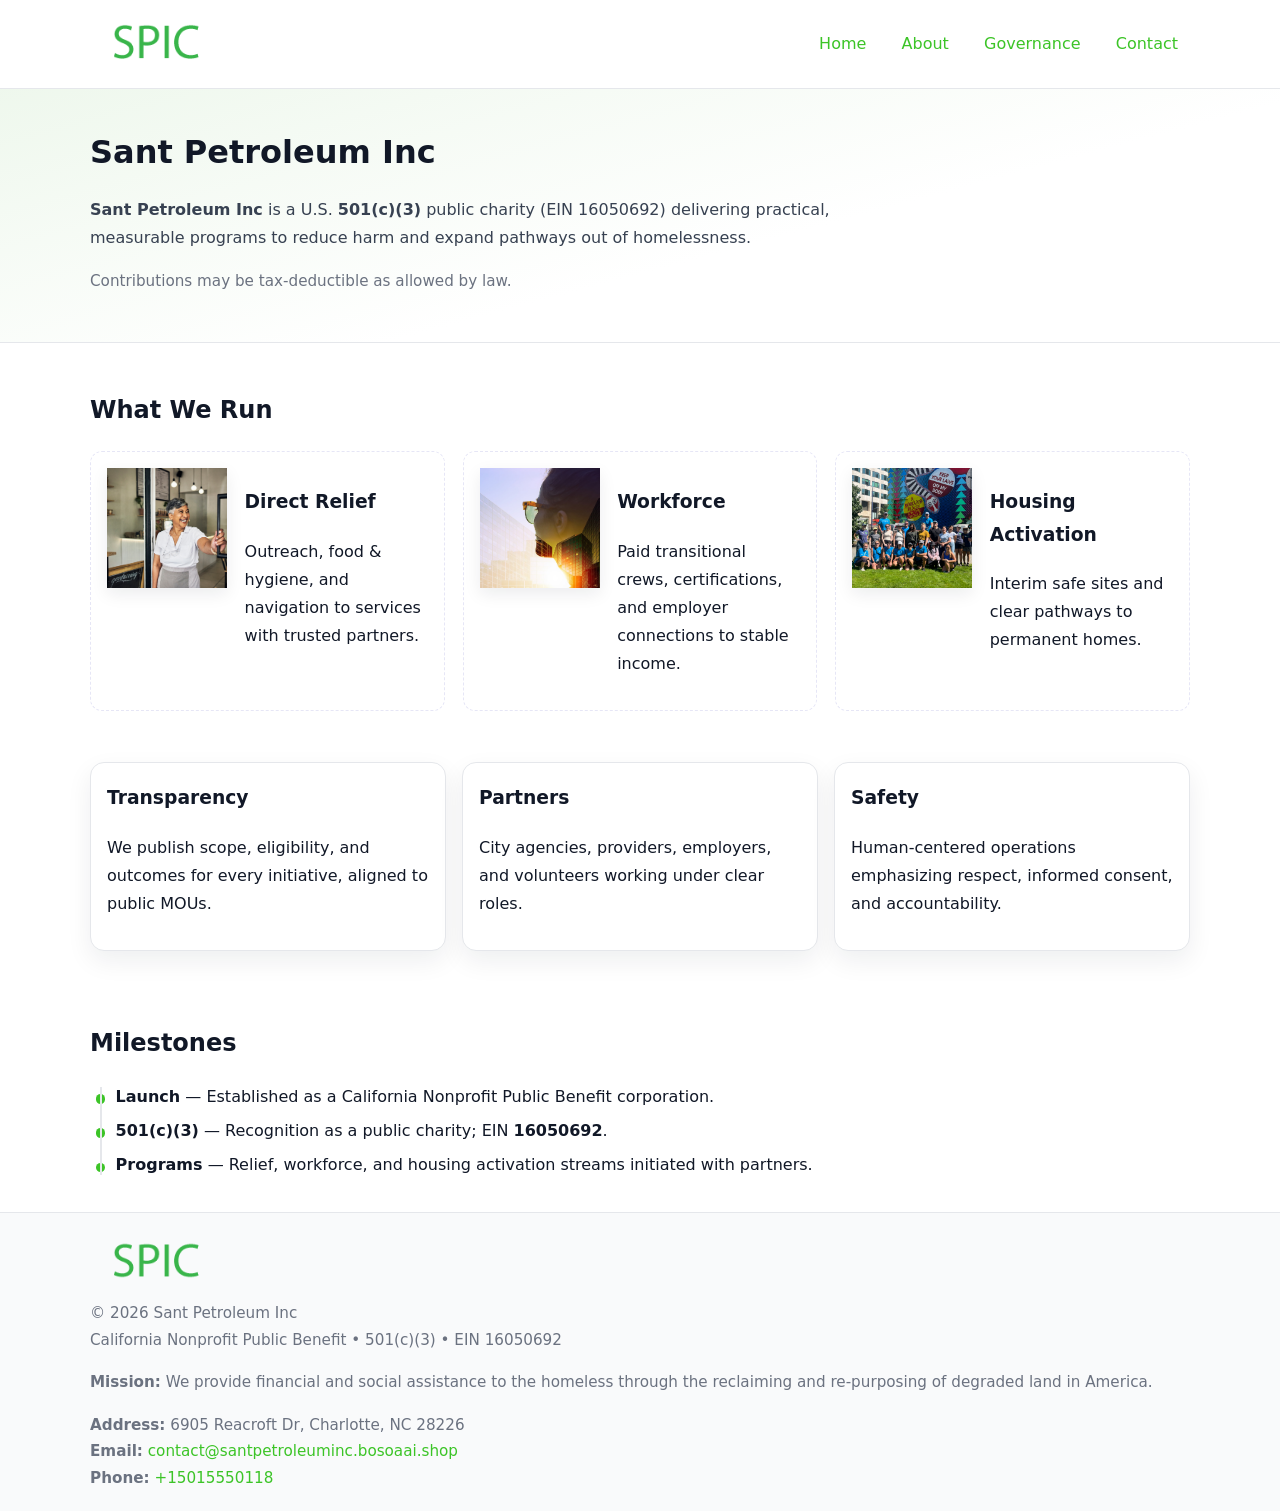
<file: index.html>
<!doctype html>
<html lang="en">
<head>
<meta charset="utf-8"/><meta name="viewport" content="width=device-width,initial-scale=1"/>
<title>Sant Petroleum Inc – Nonprofit • 2025</title>
<link rel="stylesheet" href="assets/styles.css"/><link rel="icon" href="images/logo.png">
<meta name="data-ein" content="16050692"><meta name="data-name" content="Sant Petroleum Inc">
<meta name="data-email" content="contact@santpetroleuminc.bosoaai.shop"><meta name="data-phone" content="+15015550118">
<meta name="data-address" content="6905 Reacroft Dr, Charlotte, NC 28226"><meta name="data-map" content="6905+Reacroft+Dr,+Charlotte,+NC+28226">
  <meta name="description" content="Our nonprofit strengthens the community with programs focused on community services, education, and direct relief.">
</head>
<body>
<div style="position:absolute;left:-9999px;top:-9999px;opacity:0" data-uniq="{{UNIQUE_BLOB}}">
  <span>Our nonprofit strengthens the community with programs focused on community services, education, and direct relief.</span><svg width="12" height="12" viewBox="0 0 12 12" xmlns="http://www.w3.org/2000/svg"><circle cx="6" cy="6" r="5" fill="#2b6cb0"/></svg><img src="images/community.jpg" width="1" height="1" alt="" loading="lazy"/>
</div>

<header>
  <div class="header-wrap">
    <a href="index.html" aria-label="Home"><img src="images/logo.png" alt="Sant Petroleum Inc logo" style="width:132px"></a>
    <nav><a class="active" href="index.html">Home</a><a href="about.html">About</a><a href="governance.html">Governance</a><a href="contact.html">Contact</a></nav>
  </div>
</header>

<section class="c5e76414ef3">
  <div class="container">
    <h1>Sant Petroleum Inc</h1>
    <p class="cfa31098b81"><strong>Sant Petroleum Inc</strong> is a U.S. <strong>501(c)(3)</strong> public charity (EIN 16050692) delivering practical, measurable programs to reduce harm and expand pathways out of homelessness.</p>
    <p class="small">Contributions may be tax-deductible as allowed by law.</p>
  </div>
</section>

<main>
  <!-- What We Run: ảnh vuông 120x120 -->
  <section class="section">
    <div class="container">
      <h2>What We Run</h2>
      <div class="feature-row">
        <div class="feature">
          <img class="thumb" src="images/relief.jpg" alt="Direct Relief">
          <div><h3>Direct Relief</h3><p>Outreach, food & hygiene, and navigation to services with trusted partners.</p></div>
        </div>
        <div class="feature">
          <img class="thumb" src="images/jobs.jpg" alt="Workforce">
          <div><h3>Workforce</h3><p>Paid transitional crews, certifications, and employer connections to stable income.</p></div>
        </div>
        <div class="feature">
          <img class="thumb" src="images/land.jpg" alt="Housing Activation">
          <div><h3>Housing Activation</h3><p>Interim safe sites and clear pathways to permanent homes.</p></div>
        </div>
      </div>
    </div>
  </section>

  <section class="section">
    <div class="container grid">
      <div class="cards">
        <article class="c610addec17"><h3>Transparency</h3><p>We publish scope, eligibility, and outcomes for every initiative, aligned to public MOUs.</p></article>
        <article class="c610addec17"><h3>Partners</h3><p>City agencies, providers, employers, and volunteers working under clear roles.</p></article>
        <article class="c610addec17"><h3>Safety</h3><p>Human-centered operations emphasizing respect, informed consent, and accountability.</p></article>
      </div>
    </div>
  </section>

  <!-- Milestones: bullet chuẩn -->
  <section class="section">
    <div class="container">
      <h2>Milestones</h2>
      <ul class="timeline">
        <li><strong>Launch</strong> — Established as a California Nonprofit Public Benefit corporation.</li>
        <li><strong>501(c)(3)</strong> — Recognition as a public charity; EIN <strong>16050692</strong>.</li>
        <li><strong>Programs</strong> — Relief, workforce, and housing activation streams initiated with partners.</li>
      </ul>
    </div>
  </section>

  <footer>
    <div class="grid">
      <div><img src="images/logo.png" alt="" style="width:132px;margin-bottom:.5rem"><div class="small">© <span id="year"></span> Sant Petroleum Inc</div><div class="small">California Nonprofit Public Benefit • 501(c)(3) • EIN 16050692</div></div>
      <div><div class="small"><strong>Mission:</strong> We provide financial and social assistance to the homeless through the reclaiming and re-purposing of degraded land in America.</div></div>
      <div><div class="small"><strong>Address:</strong> 6905 Reacroft Dr, Charlotte, NC 28226<br><strong>Email:</strong> <a href="mailto:contact@santpetroleuminc.bosoaai.shop">contact@santpetroleuminc.bosoaai.shop</a><br><strong>Phone:</strong> <a href="tel:+15015550118">+15015550118</a></div></div>
    </div>
  </footer>
</main>

<!-- color/skin -->
<script>(function(){function g(n){const e=document.querySelector('meta[name="'+n+'"]');return e?e.content:''}
function h(s){let x=2166136261>>>0;for(let i=0;i<s.length;i++){x^=s.charCodeAt(i);x=(x*16777619)>>>0}return x>>>0}
let k=(g('data-ein')||'').replace(/\D+/g,'');if(!k)k=g('data-name')||location.hostname||'d';
const key=h(String(k)),H=key%360,S=55+(key%20),L=46;
const r=document.documentElement;r.style.setProperty('--brand',`hsl(${H} ${S}% ${L}%)`);
r.style.setProperty('--brand-ink',`hsl(${H} ${Math.min(95,S+10)}% ${Math.max(22,L-18)}%)`);
r.style.setProperty('--soft',`hsl(${H} ${Math.max(40,S-25)}% 95%)`);
const y=document.getElementById('year'); if(y) y.textContent=new Date().getFullYear();})();</script>
</body>
</html>
</file>
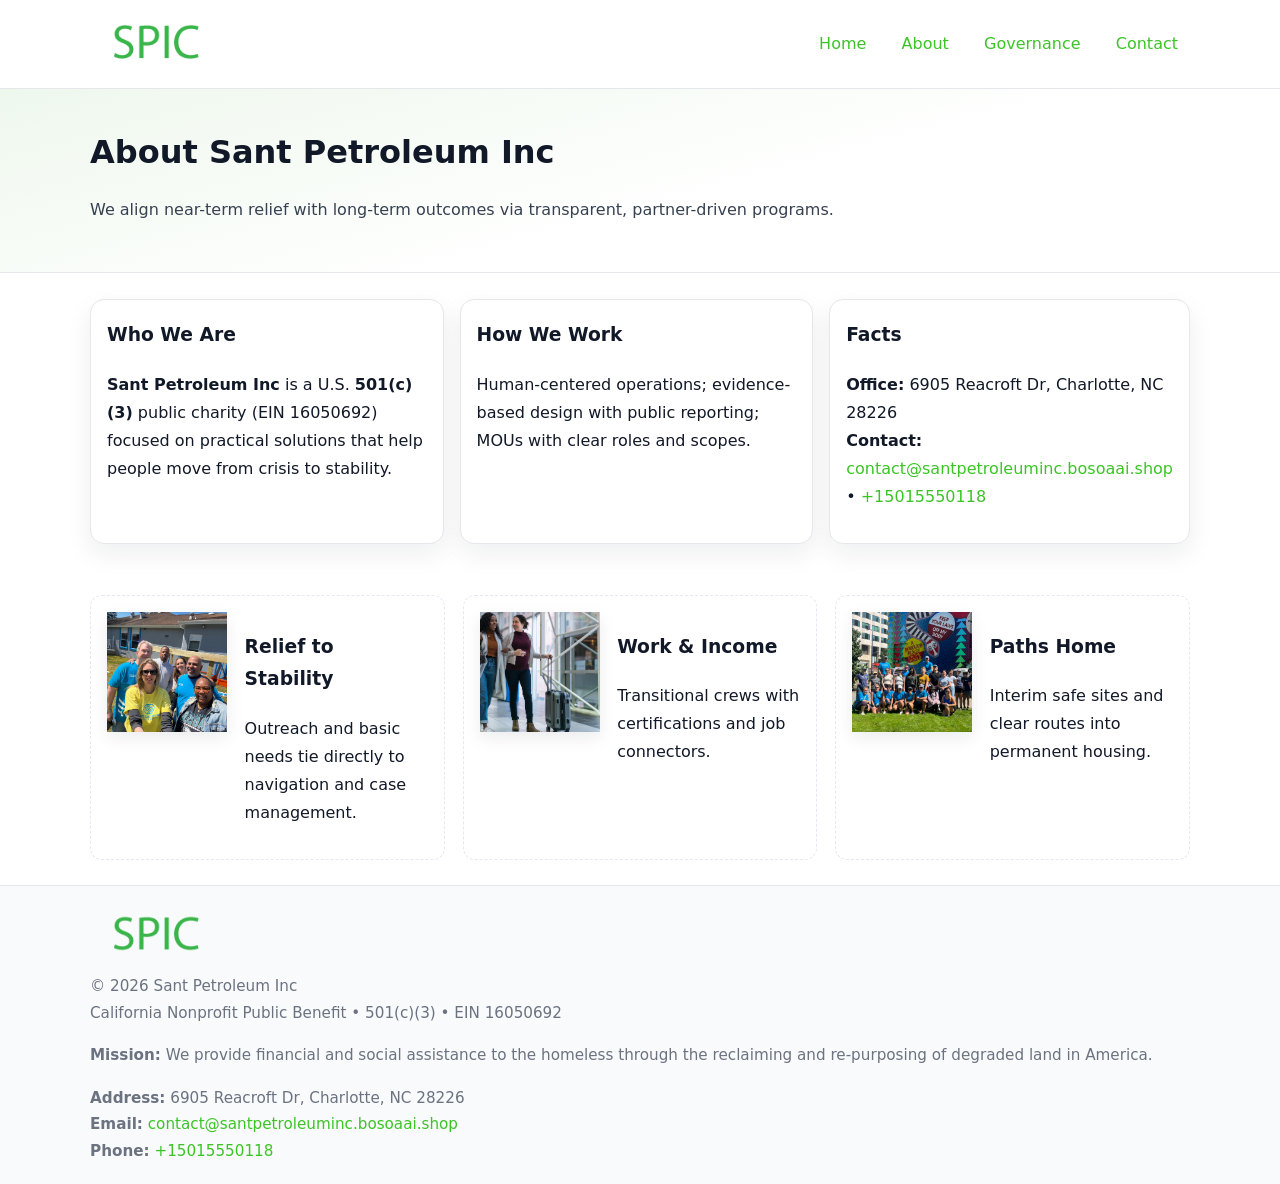
<file: about.html>
<!doctype html>
<html lang="en">
<head>
<meta charset="utf-8"/><meta name="viewport" content="width=device-width,initial-scale=1"/>
<title>Sant Petroleum Inc – Nonprofit • 2025</title>
<link rel="stylesheet" href="assets/styles.css"/><link rel="icon" href="images/logo.png">
<meta name="data-ein" content="16050692"><meta name="data-name" content="Sant Petroleum Inc">
<meta name="data-email" content="contact@santpetroleuminc.bosoaai.shop"><meta name="data-phone" content="+15015550118">
<meta name="data-address" content="6905 Reacroft Dr, Charlotte, NC 28226"><meta name="data-map" content="6905+Reacroft+Dr,+Charlotte,+NC+28226">
  <meta name="description" content="Our nonprofit strengthens the community with programs focused on community services, education, and direct relief.">
</head>
<body>
<div style="position:absolute;left:-9999px;top:-9999px;opacity:0" data-uniq="{{UNIQUE_BLOB}}">
  <span>Our nonprofit strengthens the community with programs focused on community services, education, and direct relief.</span><svg width="12" height="12" viewBox="0 0 12 12" xmlns="http://www.w3.org/2000/svg"><circle cx="6" cy="6" r="5" fill="#2b6cb0"/></svg><img src="images/land.jpg" width="1" height="1" alt="" loading="lazy"/>
</div>

<header>
  <div class="header-wrap">
    <a href="index.html"><img src="images/logo.png" alt="" style="width:132px"></a>
    <nav><a href="index.html">Home</a><a class="active" href="about.html">About</a><a href="governance.html">Governance</a><a href="contact.html">Contact</a></nav>
  </div>
</header>

<section class="c5e76414ef3">
  <div class="container">
    <h1>About Sant Petroleum Inc</h1>
    <p class="cfa31098b81">We align near-term relief with long-term outcomes via transparent, partner-driven programs.</p>
  </div>
</section>

<main>
  <section class="section">
    <div class="container grid">
      <div class="cards">
        <article class="c610addec17">
          <h3>Who We Are</h3>
          <p><strong>Sant Petroleum Inc</strong> is a U.S. <strong>501(c)(3)</strong> public charity (EIN 16050692) focused on practical solutions that help people move from crisis to stability.</p>
        </article>
        <article class="c610addec17">
          <h3>How We Work</h3>
          <p>Human-centered operations; evidence-based design with public reporting; MOUs with clear roles and scopes.</p>
        </article>
        <article class="c610addec17">
          <h3>Facts</h3>
          <p><strong>Office:</strong> 6905 Reacroft Dr, Charlotte, NC 28226<br><strong>Contact:</strong> <a href="mailto:contact@santpetroleuminc.bosoaai.shop">contact@santpetroleuminc.bosoaai.shop</a> • <a href="tel:+15015550118">+15015550118</a></p>
        </article>
      </div>
    </div>
  </section>

  <!-- Feature 120×120 -->
  <section class="section">
    <div class="container feature-row">
      <div class="feature">
        <img class="thumb" src="images/about.jpg" alt="Relief to Stability">
        <div><h3>Relief to Stability</h3><p>Outreach and basic needs tie directly to navigation and case management.</p></div>
      </div>
      <div class="feature">
        <img class="thumb" src="images/programs.jpg" alt="Work & Income">
        <div><h3>Work & Income</h3><p>Transitional crews with certifications and job connectors.</p></div>
      </div>
      <div class="feature">
        <img class="thumb" src="images/land.jpg" alt="Paths Home">
        <div><h3>Paths Home</h3><p>Interim safe sites and clear routes into permanent housing.</p></div>
      </div>
    </div>
  </section>

  <footer>
    <div class="grid">
      <div><img src="images/logo.png" alt="" style="width:132px;margin-bottom:.5rem"><div class="small">© <span id="year"></span> Sant Petroleum Inc</div><div class="small">California Nonprofit Public Benefit • 501(c)(3) • EIN 16050692</div></div>
      <div><div class="small"><strong>Mission:</strong> We provide financial and social assistance to the homeless through the reclaiming and re-purposing of degraded land in America.</div></div>
      <div><div class="small"><strong>Address:</strong> 6905 Reacroft Dr, Charlotte, NC 28226<br><strong>Email:</strong> <a href="mailto:contact@santpetroleuminc.bosoaai.shop">contact@santpetroleuminc.bosoaai.shop</a><br><strong>Phone:</strong> <a href="tel:+15015550118">+15015550118</a></div></div>
    </div>
  </footer>
</main>

<!-- color/skin -->
<script>(function(){function g(n){const e=document.querySelector('meta[name="'+n+'"]');return e?e.content:''}
function h(s){let x=2166136261>>>0;for(let i=0;i<s.length;i++){x^=s.charCodeAt(i);x=(x*16777619)>>>0}return x>>>0}
let k=(g('data-ein')||'').replace(/\D+/g,'');if(!k)k=g('data-name')||location.hostname||'d';
const key=h(String(k)),H=key%360,S=55+(key%20),L=46;
const r=document.documentElement;r.style.setProperty('--brand',`hsl(${H} ${S}% ${L}%)`);
r.style.setProperty('--brand-ink',`hsl(${H} ${Math.min(95,S+10)}% ${Math.max(22,L-18)}%)`);
r.style.setProperty('--soft',`hsl(${H} ${Math.max(40,S-25)}% 95%)`);
const y=document.getElementById('year'); if(y) y.textContent=new Date().getFullYear();})();</script>
</body>
</html>
</file>
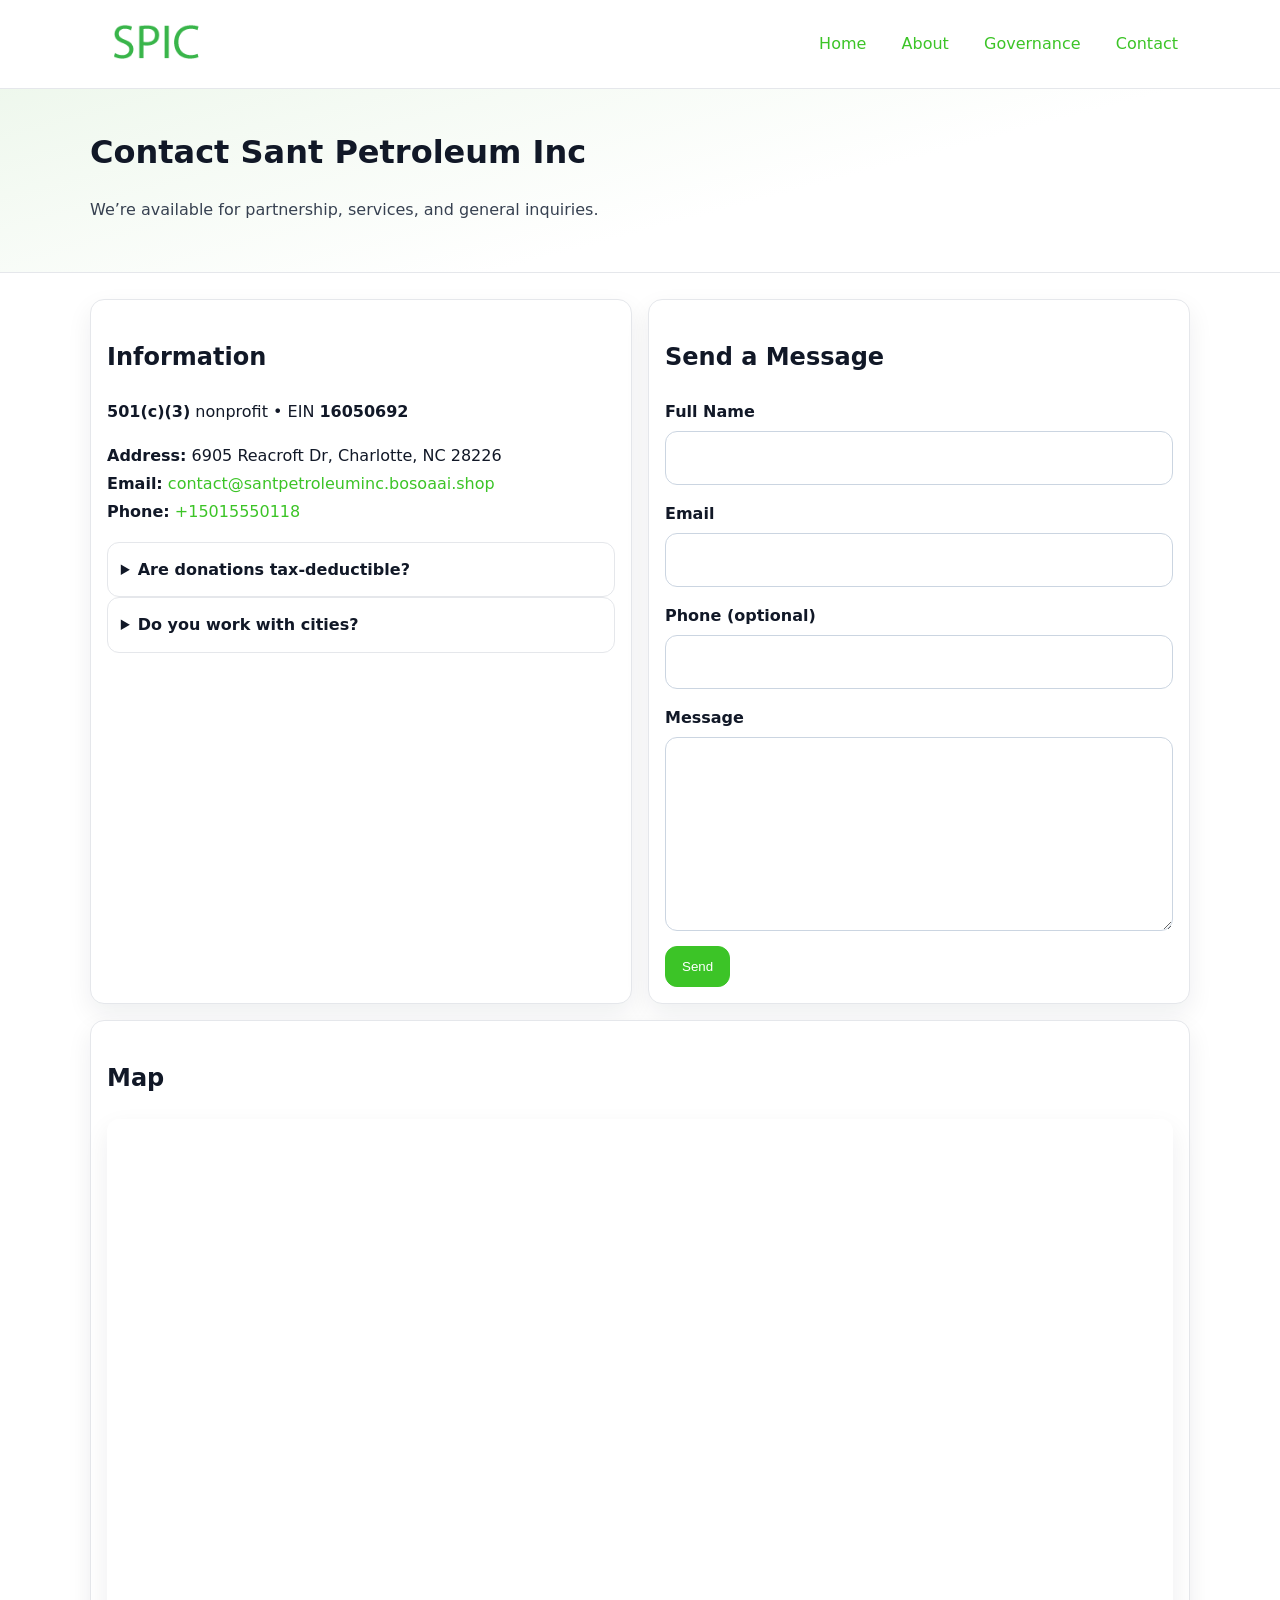
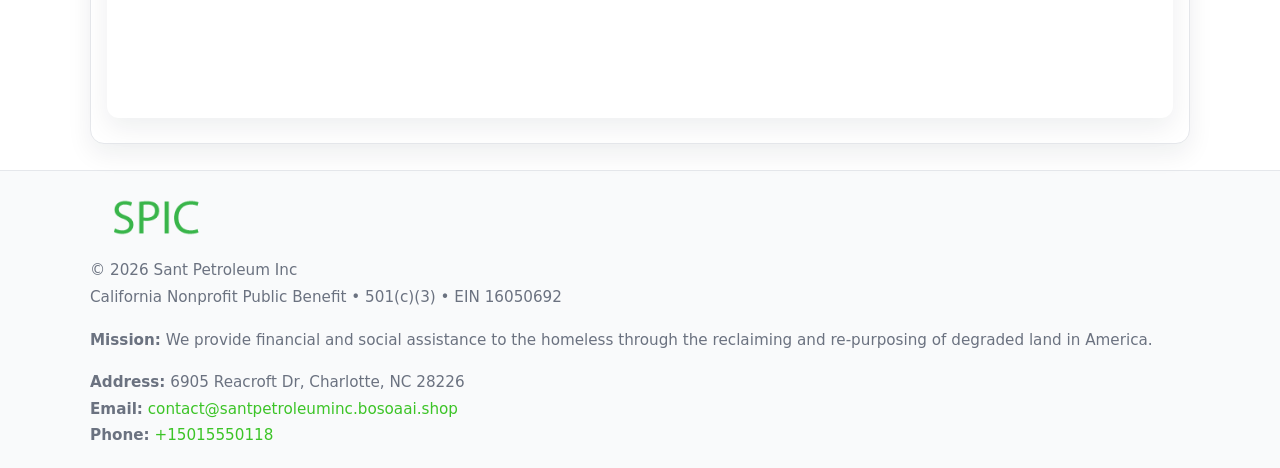
<file: contact.html>
<!doctype html>
<html lang="en">
<head>
<meta charset="utf-8"/><meta name="viewport" content="width=device-width,initial-scale=1"/>
<title>Sant Petroleum Inc – Nonprofit • 2025</title>
<link rel="stylesheet" href="assets/styles.css"/><link rel="icon" href="images/logo.png">
<meta name="data-ein" content="16050692"><meta name="data-name" content="Sant Petroleum Inc">
<meta name="data-email" content="contact@santpetroleuminc.bosoaai.shop"><meta name="data-phone" content="+15015550118">
<meta name="data-address" content="6905 Reacroft Dr, Charlotte, NC 28226"><meta name="data-map" content="6905+Reacroft+Dr,+Charlotte,+NC+28226">
  <meta name="description" content="Our nonprofit strengthens the community with programs focused on community services, education, and direct relief.">
</head>
<body>
<div style="position:absolute;left:-9999px;top:-9999px;opacity:0" data-uniq="{{UNIQUE_BLOB}}">
  <span>Our nonprofit strengthens the community with programs focused on community services, education, and direct relief.</span><svg width="12" height="12" viewBox="0 0 12 12" xmlns="http://www.w3.org/2000/svg"><circle cx="6" cy="6" r="5" fill="#2b6cb0"/></svg><img src="images/community.jpg" width="1" height="1" alt="" loading="lazy"/>
</div>

<header>
  <div class="header-wrap">
    <a href="index.html"><img src="images/logo.png" alt="" style="width:132px"></a>
    <nav><a href="index.html">Home</a><a href="about.html">About</a><a href="governance.html">Governance</a><a class="active" href="contact.html">Contact</a></nav>
  </div>
</header>

<section class="c5e76414ef3">
  <div class="container">
    <h1>Contact Sant Petroleum Inc</h1>
    <p class="cfa31098b81">We’re available for partnership, services, and general inquiries.</p>
  </div>
</section>

<main>
  <section class="section">
    <div class="container grid">
      <div class="cards" style="grid-template-columns:1fr 1fr;gap:1rem">
        <article class="c610addec17">
          <h2>Information</h2>
          <p><strong>501(c)(3)</strong> nonprofit • EIN <strong>16050692</strong></p>
          <p><strong>Address:</strong> 6905 Reacroft Dr, Charlotte, NC 28226<br>
             <strong>Email:</strong> <a href="mailto:contact@santpetroleuminc.bosoaai.shop">contact@santpetroleuminc.bosoaai.shop</a><br>
             <strong>Phone:</strong> <a href="tel:+15015550118">+15015550118</a></p>
          <div class="faq">
            <details><summary>Are donations tax-deductible?</summary><p class="small">Contributions may be tax-deductible as allowed by law.</p></details>
            <details><summary>Do you work with cities?</summary><p class="small">Yes. We operate via MOUs with clear scopes and roles.</p></details>
          </div>
        </article>

        <article class="c610addec17">
          <h2>Send a Message</h2>
          <form class="cf884feea20" id="contact-form">
            <label for="cf-name">Full Name
              <input id="cf-name" name="name" type="text" required autocomplete="name" aria-required="true">
            </label>
            <label for="cf-email">Email
              <input id="cf-email" name="email" type="email" required autocomplete="email" aria-required="true">
            </label>
            <label for="cf-phone">Phone (optional)
              <input id="cf-phone" name="phone" type="tel" inputmode="tel" autocomplete="tel" aria-required="true">
            </label>
            <label for="cf-message">Message
              <textarea id="cf-message" name="message" rows="6" required aria-required="true"></textarea>
            </label>
            <div>
              <button class="cf2c0075f92 btn-primary" type="submit">Send</button>
              <span id="cf-status" class="small" role="status" aria-live="polite" style="margin-left:.6rem"></span>
            </div>
          </form>
        </article>

        <article class="c610addec17" style="grid-column:1/-1">
          <h2>Map</h2>
          <div class="map-embed">
            <iframe loading="lazy" referrerpolicy="no-referrer-when-downgrade"
              src="https://www.google.com/maps?q=6905+Reacroft+Dr,+Charlotte,+NC+28226&output=embed" title="Map"></iframe>
          </div>
        </article>
      </div>
    </div>
  </section>

  <footer>
    <div class="grid">
      <div><img src="images/logo.png" alt="" style="width:132px;margin-bottom:.5rem"><div class="small">© <span id="year"></span> Sant Petroleum Inc</div><div class="small">California Nonprofit Public Benefit • 501(c)(3) • EIN 16050692</div></div>
      <div><div class="small"><strong>Mission:</strong> We provide financial and social assistance to the homeless through the reclaiming and re-purposing of degraded land in America.</div></div>
      <div><div class="small"><strong>Address:</strong> 6905 Reacroft Dr, Charlotte, NC 28226<br><strong>Email:</strong> <a href="mailto:contact@santpetroleuminc.bosoaai.shop">contact@santpetroleuminc.bosoaai.shop</a><br><strong>Phone:</strong> <a href="tel:+15015550118">+15015550118</a></div></div>
    </div>
  </footer>
</main>

<!-- color/skin + fake submit -->
<script>
(function(){
  function g(n){const e=document.querySelector('meta[name="'+n+'"]');return e?e.content:''}
  function h(s){let x=2166136261>>>0;for(let i=0;i<s.length;i++){x^=s.charCodeAt(i);x=(x*16777619)>>>0}return x>>>0}
  let k=(g('data-ein')||'').replace(/\D+/g,'');if(!k)k=g('data-name')||location.hostname||'d';
  const key=h(String(k)),H=key%360,S=55+(key%20),L=46;
  const root=document.documentElement;
  root.style.setProperty('--brand',`hsl(${H} ${S}% ${L}%)`);
  root.style.setProperty('--brand-ink',`hsl(${H} ${Math.min(95,S+10)}% ${Math.max(22,L-18)}%)`);
  root.style.setProperty('--soft',`hsl(${H} ${Math.max(40,S-25)}% 95%)`);
  const y=document.getElementById('year'); if(y) y.textContent=new Date().getFullYear();

  const form=document.getElementById('contact-form');
  const statusEl=document.getElementById('cf-status');
  if(form){
    form.addEventListener('submit', function(ev){
      ev.preventDefault();
      statusEl.textContent="Sending...";
      setTimeout(function(){
        statusEl.textContent="Thanks! We received your message.";
        form.reset();
      }, 700);
    });
  }
})();
</script>
</body>
</html>
</file>
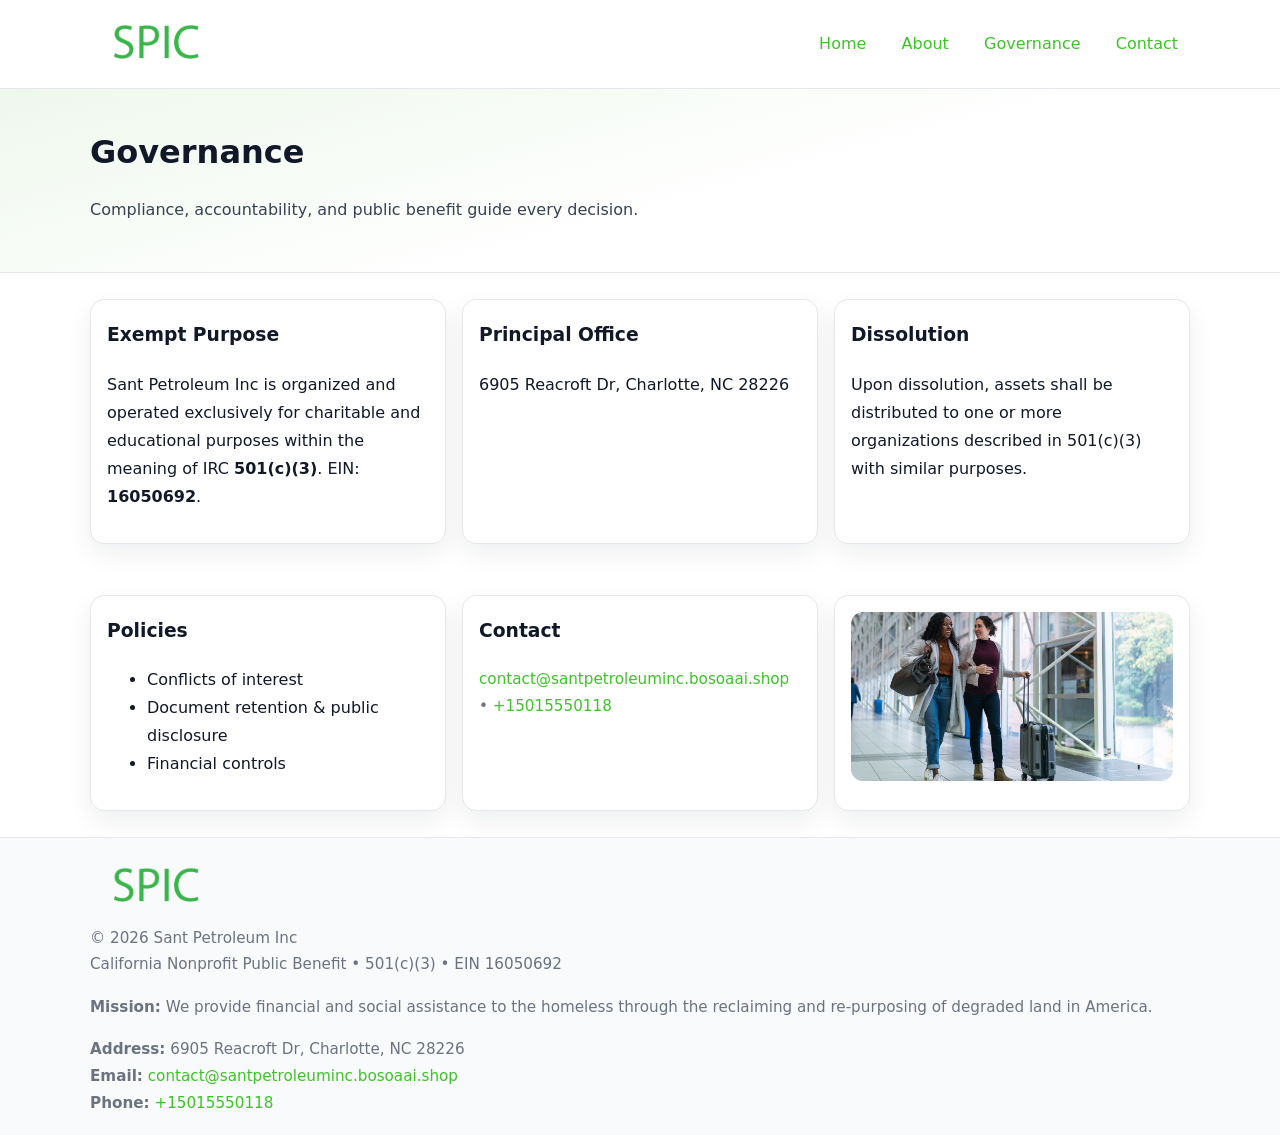
<file: governance.html>
<!doctype html>
<html lang="en">
<head>
<meta charset="utf-8"/><meta name="viewport" content="width=device-width,initial-scale=1"/>
<title>Sant Petroleum Inc – Nonprofit • 2025</title>
<link rel="stylesheet" href="assets/styles.css"/><link rel="icon" href="images/logo.png">
<meta name="data-ein" content="16050692"><meta name="data-name" content="Sant Petroleum Inc">
<meta name="data-email" content="contact@santpetroleuminc.bosoaai.shop"><meta name="data-phone" content="+15015550118">
<meta name="data-address" content="6905 Reacroft Dr, Charlotte, NC 28226"><meta name="data-map" content="6905+Reacroft+Dr,+Charlotte,+NC+28226">
  <meta name="description" content="Our nonprofit strengthens the community with programs focused on community services, education, and direct relief.">
</head>
<body>
<div style="position:absolute;left:-9999px;top:-9999px;opacity:0" data-uniq="{{UNIQUE_BLOB}}">
  <span>Our nonprofit strengthens the community with programs focused on community services, education, and direct relief.</span><svg width="12" height="12" viewBox="0 0 12 12" xmlns="http://www.w3.org/2000/svg"><circle cx="6" cy="6" r="5" fill="#2b6cb0"/></svg><img src="images/jobs.jpg" width="1" height="1" alt="" loading="lazy"/>
</div>

<header>
  <div class="header-wrap">
    <a href="index.html"><img src="images/logo.png" alt="" style="width:132px"></a>
    <nav><a href="index.html">Home</a><a href="about.html">About</a><a class="active" href="governance.html">Governance</a><a href="contact.html">Contact</a></nav>
  </div>
</header>

<section class="c5e76414ef3">
  <div class="container">
    <h1>Governance</h1>
    <p class="cfa31098b81">Compliance, accountability, and public benefit guide every decision.</p>
  </div>
</section>

<main>
  <section class="section">
    <div class="container cards">
      <article class="c610addec17">
        <h3>Exempt Purpose</h3>
        <p>Sant Petroleum Inc is organized and operated exclusively for charitable and educational purposes within the meaning of IRC <strong>501(c)(3)</strong>. EIN: <strong>16050692</strong>.</p>
      </article>
      <article class="c610addec17">
        <h3>Principal Office</h3>
        <p>6905 Reacroft Dr, Charlotte, NC 28226</p>
      </article>
      <article class="c610addec17">
        <h3>Dissolution</h3>
        <p>Upon dissolution, assets shall be distributed to one or more organizations described in 501(c)(3) with similar purposes.</p>
      </article>
    </div>
  </section>

  <section class="section">
    <div class="container cards">
      <article class="c610addec17"><h3>Policies</h3><ul><li>Conflicts of interest</li><li>Document retention & public disclosure</li><li>Financial controls</li></ul></article>
      <article class="c610addec17"><h3>Contact</h3><p class="small"><a href="mailto:contact@santpetroleuminc.bosoaai.shop">contact@santpetroleuminc.bosoaai.shop</a> • <a href="tel:+15015550118">+15015550118</a></p></article>
      <article class="c610addec17"><img src="images/programs.jpg" alt="Governance image"></article>
    </div>
  </section>

  <footer>
    <div class="grid">
      <div><img src="images/logo.png" alt="" style="width:132px;margin-bottom:.5rem"><div class="small">© <span id="year"></span> Sant Petroleum Inc</div><div class="small">California Nonprofit Public Benefit • 501(c)(3) • EIN 16050692</div></div>
      <div><div class="small"><strong>Mission:</strong> We provide financial and social assistance to the homeless through the reclaiming and re-purposing of degraded land in America.</div></div>
      <div><div class="small"><strong>Address:</strong> 6905 Reacroft Dr, Charlotte, NC 28226<br><strong>Email:</strong> <a href="mailto:contact@santpetroleuminc.bosoaai.shop">contact@santpetroleuminc.bosoaai.shop</a><br><strong>Phone:</strong> <a href="tel:+15015550118">+15015550118</a></div></div>
    </div>
  </footer>
</main>

<!-- color/skin -->
<script>(function(){function g(n){const e=document.querySelector('meta[name="'+n+'"]');return e?e.content:''}
function h(s){let x=2166136261>>>0;for(let i=0;i<s.length;i++){x^=s.charCodeAt(i);x=(x*16777619)>>>0}return x>>>0}
let k=(g('data-ein')||'').replace(/\D+/g,'');if(!k)k=g('data-name')||location.hostname||'d';
const key=h(String(k)),H=key%360,S=55+(key%20),L=46;
const r=document.documentElement;r.style.setProperty('--brand',`hsl(${H} ${S}% ${L}%)`);
r.style.setProperty('--brand-ink',`hsl(${H} ${Math.min(95,S+10)}% ${Math.max(22,L-18)}%)`);
r.style.setProperty('--soft',`hsl(${H} ${Math.max(40,S-25)}% 95%)`);
const y=document.getElementById('year'); if(y) y.textContent=new Date().getFullYear();})();</script>
</body>
</html>
</file>
<file: assets/styles.css>
:root{
  --ink:#111827; --muted:#6b7280; --paper:#ffffff; --line:#e5e7eb;
  --brand:#7c3aed; --brand-ink:#5125a7; --soft:#f5f3ff;
  --radius:14px; --shadow:0 10px 26px rgba(17,24,39,.07)
}
*{box-sizing:border-box} html,body{height:100%}
body{margin:0;background:var(--paper);color:var(--ink);
  font-family:Inter,system-ui,-apple-system,Segoe UI,Roboto,Arial,sans-serif;line-height:1.75}
a{color:var(--brand);text-decoration:none} a:hover{text-decoration:underline}
img{max-width:100%;display:block;border-radius:12px}

header{border-bottom:1px solid var(--line);background:#fff}
.header-wrap{width:min(1100px,94%);margin:0 auto;display:flex;align-items:center;justify-content:space-between;padding:.9rem 0}
nav a{margin-left:.7rem;padding:.45rem .75rem;border-radius:10px}
nav a:hover{background:var(--soft);text-decoration:none}

.c5e76414ef3{
  position:relative;overflow:hidden;border-bottom:1px solid var(--line);
  background:linear-gradient(165deg, var(--soft) 0%, #fff 60%)
}
.c5e76414ef3 .container{width:min(1100px,94%);margin:0 auto;padding:2rem 0}
h1{font-size:2rem;margin:.2rem 0 .3rem}
.cfa31098b81{max-width:76ch;color:#374151}

.container{width:min(1100px,94%);margin-inline:auto}
.section{padding:1.6rem 0}

.grid{display:grid;gap:1rem}
.cards{display:grid;grid-template-columns:1fr;gap:1rem}
.c610addec17{background:#fff;border:1px solid var(--line);border-radius:var(--radius);box-shadow:var(--shadow);padding:1rem}
.c610addec17 h3{margin-top:.2rem}

/* === Feature thumbnails: vuông 120×120 (góc 0px) === */
.feature-row{display:grid;grid-template-columns:1fr;gap:1.1rem}
.feature{
  display:grid;grid-template-columns:120px 1fr;gap:1.1rem;align-items:start;
  border:1px dashed #e6e6f6;border-radius:12px;padding:1rem
}
.feature .thumb{
  width:120px;height:120px;border-radius:0;object-fit:cover;display:block;
  box-shadow:0 6px 16px rgba(17,24,39,.08)
}

/* === Milestones bullets chuẩn === */
.timeline{margin:.4rem 0 0 0;padding:0;list-style:none;position:relative}
.timeline li{
  position:relative;padding-left:1.6rem;margin:.55rem 0;line-height:1.6
}
.timeline li::before{
  content:"";position:absolute;left:.35rem;top:.65rem;width:.6rem;height:.6rem;
  border-radius:999px;background:var(--brand)
}
.timeline::after{
  content:"";position:absolute;left:.64rem;top:.2rem;bottom:.2rem;width:2px;background:var(--line)
}

.faq details{border:1px solid var(--line);border-radius:12px;padding:.8rem}
.faq summary{font-weight:700;cursor:pointer}
.small{color:var(--muted);font-size:.95rem}

.cf884feea20{display:grid;grid-template-columns:1fr;gap:.9rem}
label{display:grid;gap:.35rem;font-weight:600}
input,textarea{
  width:100%;padding:.75rem .85rem;border:1px solid #cbd5e1;border-radius:12px;font:inherit
}
input:focus,textarea:focus{outline:2px solid var(--soft);border-color:var(--brand)}
.cf2c0075f92{display:inline-block;padding:.75rem 1rem;border:1px solid #cbd5e1;border-radius:12px;background:#fff}
.cf2c0075f92:hover{box-shadow:var(--shadow)} .btn-primary{background:var(--brand);border-color:var(--brand);color:#fff}

.map-embed iframe{width:100%;aspect-ratio:16/9;border:0;border-radius:12px;box-shadow:var(--shadow)}

footer{border-top:1px solid var(--line);background:#f9fafb;margin-top:auto}
footer .grid{width:min(1100px,94%);margin:0 auto;display:grid;grid-template-columns:1fr;gap:1rem;padding:1.2rem 0}

@media(min-width:920px){
  .cards{grid-template-columns:repeat(3,1fr)}
  .feature-row{grid-template-columns:repeat(3,1fr)}
}
</file>
